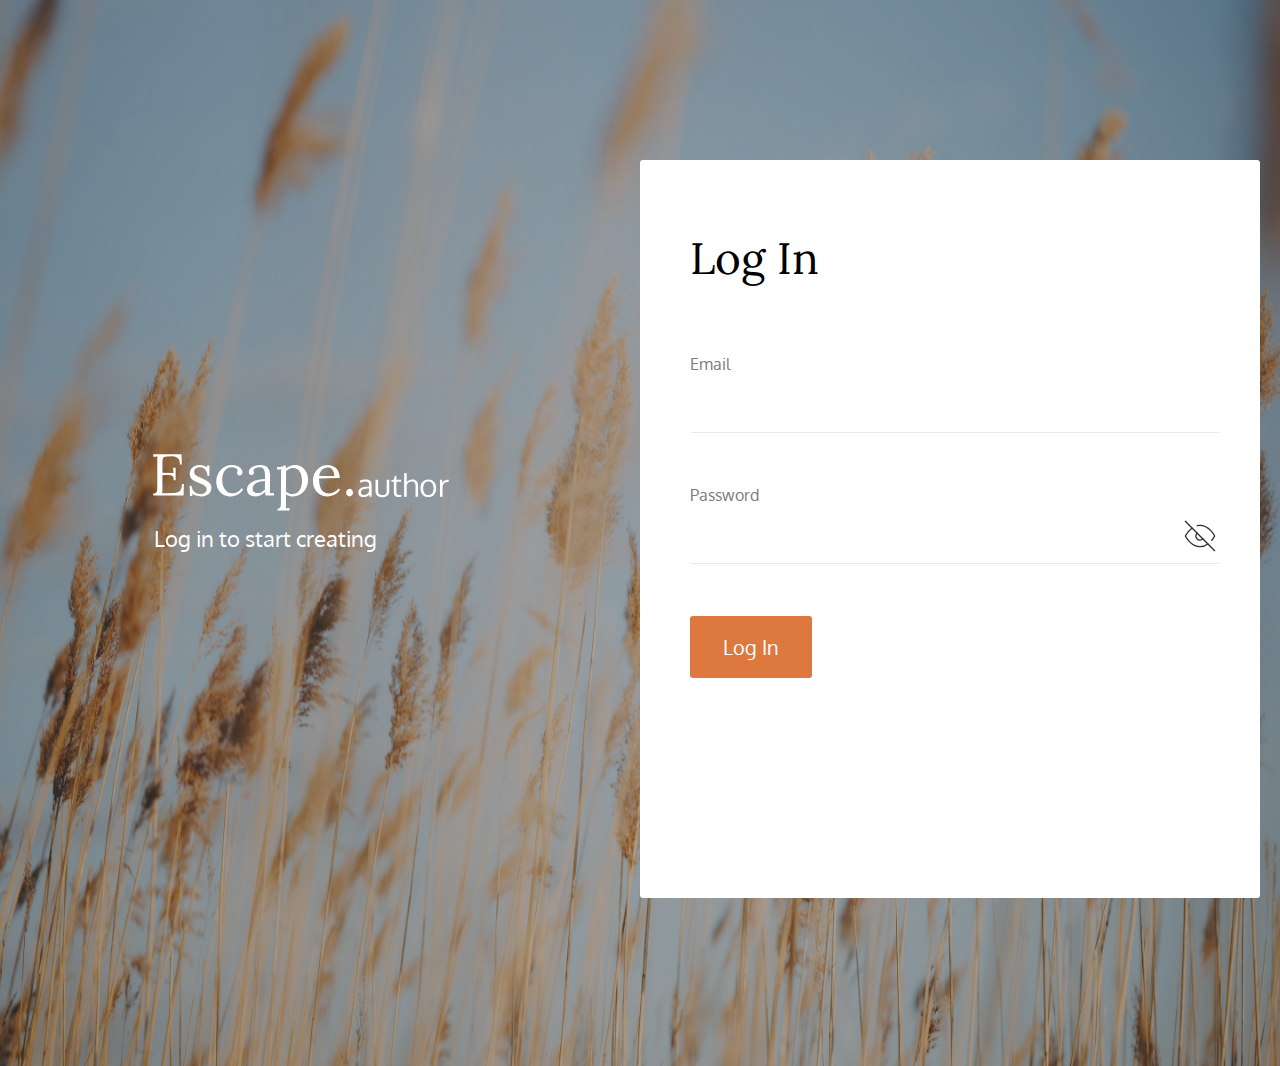
<file: pages/login.html>
<!DOCTYPE html>
<html lang="en">
<head>
  <meta charset="utf-8">
  <title>Login</title>
  <link href="../static/css/main.css" rel="stylesheet">
  <link href="../static/css/login.css" rel="stylesheet">
  <link href="https://fonts.googleapis.com/css2?family=Oxygen" rel="stylesheet">
  <link href="https://fonts.googleapis.com/css2?family=Lora" rel="stylesheet">
  <link href="https://fonts.googleapis.com/css2?family=Roboto" rel="stylesheet">
  <script src="../static/js/login.js"></script>
</head>
<body class="container">
  <img class="login-background" src="../static/img/admin_background.png" alt="Admin Background">
  <div class="screen">
    <div class="screen__logo">
      <img class="logo-admin" src="../static/img/escape_author_white.svg" alt="Logo">
      <p class="logo-subtitle">Log in to start creating</p>
    </div>
    <div class="screen__login-form">
      <p class="login-form__text">Log In</p>
      <div class="login__messages">
        <div class="messages__message-preparation" id="message">
          <img class="message__icon" src="../static/img/alert-circle.svg">
          <p class="message__text">Placeholder</p>
        </div>
      </div>
      <form class="login-form__form">
        <div class="form__email-password">
          <p class="email-password__text">Email</p>
          <input class="email-password__admin-field _input" id="input-email" type="email" onchange="ChangeFieldColor()">
        </div>
        <div class="form__delimeter"></div>
        <div class="form__email-password">
          <p class="email-password__text">Password</p>
          <input class="email-password__admin-field _input" id="input-password" type="password" onchange="ChangeFieldColor()">
          <img class="email-password__image" src="../static/img/eye-off.svg" onclick="ChangePasswordVisibility()">
        </div>
        <button class="form__button" onclick="LogIn()">Log In</button>
    </form>
    </div>
  </div>
</body>
</file>
<file: static/css/main.css>
*
{
    margin: 0;
    padding: 0;
}
.container
{
    display: flex;
    flex-direction: column;
}

.hood
{
    display: flex;
    justify-content: space-between;
    align-items: center;
    align-self: center;
    width: 100%;
    height: 74px;
    z-index: 1;
}

.hood__hood-content
{
    display: flex;
    flex-direction: column;
    justify-content: space-between;
    align-items: center;
    width: 100%;
    height: 53px;
}

.hood-content__extra
{
    display: flex;
    flex-direction: row;
    justify-content: space-between;
    align-items: center;
    width: 1188px;
    height: 50px;
    margin-top: 22px;
    margin-left: 6px;
}

.hood-content__logo
{
    height: 35px;
}

.nav-header
{
    display: flex;
    justify-content: space-between;
    align-items: center;
    list-style: none;
    width: 445px;
}

.nav-header__link__white
{
    color: #FFFFFF;
    font: normal 16px/20px 'Oxygen';
    letter-spacing: 0.6px;
    text-decoration: none;
    justify-content: space-around;
}

.nav-header__link__black
{
    color: #2E2E2E;
    font: normal 16px/20px 'Oxygen';
    letter-spacing: 0.6px;
    text-decoration: none;
    justify-content: space-around;
}

.underline
{
    width: 248px;
    margin-top: 23px;
    border: 0.5px solid #DEDEDE;
}

.footer
{
    display: flex;
    flex-direction: column;
    justify-content: flex-end;
    align-items: center;
    height: 502px;
    width: 100%;
}

.footer__image
{
    width: 100%;
    position: absolute;
    z-index: -1;
    height: 500px;
}

.footer__in-touch
{
    display: flex;
    flex-direction: column;
    align-items: center;
}

.in-touch__header
{
    color: #EFEFEF;
    font: normal 33px/30px 'Oxygen';
    margin-bottom: 4px;
}

.in-touch__email
{
    margin-top: 26px;
    display: flex;
}

.email__field
{
    color: #817F83;
    background-color: #FFFFFF;
    width: 454px;
    height: 66px;
    font: normal 16px/14px 'Roboto';
    border: 0;
    border-top-left-radius: 3px;
    border-bottom-left-radius: 3px;
    padding-left: 42px;
}

.email__button
{
    color: #F8F8F8;
    background-color: rgba(255, 255, 255, 0.28);
    width: 166px;
    height: 66px;
    font: normal 16px/14px 'Roboto';
    border: 0;
    border-top-right-radius: 3px;
    border-bottom-right-radius: 3px;
    margin-bottom: 118px;
}

.footer__footer-content
{
    display: flex;
    justify-content: center;
    align-items: center;
    width: 100%;
    height: 118px;  
    background: rgba(35, 47, 56, 0.6);
}

.footer-content__extra
{
    display: flex;
    flex-direction: row;
    justify-content: space-between;
    width: 1242px;
}

.footer-content__logo
{
    margin-top: 6px;
    height: 35px; 
}

.nav-footer
{
    margin-top: 6px;
    display: flex;
    list-style: none;
    width: 356px;  
    justify-content: space-between;
    align-items: center; 
}

.nav-footer__link
{
    color: rgba(255, 255, 255, 0.6);
    font: normal 15px/26px 'Oxygen';
    letter-spacing: 1px;
    text-decoration: none;
}
</file>
<file: static/css/login.css>
.screen
{
    display: flex;
    flex-direction: row;
    justify-content: space-around; 
    width: 1903;
    height: 1066px;
}

.screen__logo
{
    display: flex;
    flex-direction: column;
    justify-content: center;
    align-items: center;
    height: 1066px;
    margin-left: 150px
}

.login-background
{
    z-index: -1;
    width: 100%;
    height: 1066px;
    position: absolute;
}

.logo-admin
{
    height: 66px;
    z-index: 2;
    margin-bottom: 15px;
}

.logo-subtitle
{
    z-index: 2;
    font: 400 normal 22px/25px 'Oxygen';
    color: #FFFFFF;
    margin-bottom: 70px;
    margin-right: 70px;
}

.screen__login-form
{
    border-radius: 3px;
    display: flex;
    flex-direction: column;
    justify-content: flex-start;
    align-items: left;
    width: 632px;
    height: 738px;
    background-color: #FFFFFF;
    margin-top: 160px;
    margin-right: 20px;
    margin-left: 190px
}

.login-form__text
{
    margin-top: 78px;
    margin-left: 50px;
    font: 400 normal 44px/40px 'Lora';
    margin-bottom: 20px;
}

.login-form__form
{
    margin-top: 20px;
    margin-left: 50px;
}

.form__email-password
{
    display: flex;
    flex-direction: column;
    justify-content: center;
    align-items: flex-start;
    margin-top: 38px;
}

.email-password__text
{
    font: 400 normal 16px/16px 'Oxygen';
    color: #7A7A7A;
}

.email-password__admin-field
{
    width: 530px;
    height: 54px;   
    border: 0;   
    outline-width: 0;
    margin-top: 6px;
    font: 400 normal 20px/16px 'Oxygen';
    color: #000000;
    border-style: none;
    border-radius: 2px;

    background: #FFFFFF;
    border-bottom: 1px solid #EAEAEA;
}

.form__delimeter
{
    height: 16px;
}

.form__button
{
    border: 0;
    height: 62px;
    width: 122px;
    margin-top: 52px;
    background: #DD783F;
    border-radius: 3px;
    color: #FFFFFF;
    font: 400 normal 20px/24px 'Oxygen';
}

.email-password__image
{
    width: 32px;
    position: absolute;
    margin-top: 20px;
    margin-left: 494px;
}

.login__messages
{
    display: flex;
    flex-direction: column;
    align-items: center;
    z-index: 2;
}

.messages__message-preparation
{
    display: flex;
    flex-direction: row;
    align-items: center;
    justify-content: flex-start;
    width: 530px;
    opacity: 0%;
    height: 0px;
    margin-top: 0px;
}

.messages__error-message
{
    display: flex;
    flex-direction: row;
    align-items: center;
    justify-content: flex-start;
    background-color: #FFEBEA;
    border-radius: 5px;
    border-inline: solid;
    border-color: #E86961;
    border-right: 5px;
    width: 530px;
}

.message__icon
{
    height: 32px;
    margin-left: 14px;
}

.message__text
{
    font: 400 normal 18.5px/20px 'Oxygen';
    line-height: 20px;
    color: #000000;
    margin-left: 12px;
}
.message-disappear
{
    animation-name: message-animation-disappear;
    animation-duration: 0.3s;
}

.message-appear
{
    animation-name: message-animation-appear;
    animation-duration: 0.3s;
}

.message-hidden
{
    opacity: 0%;
    height: 0px;
    margin-top: 0px;
}

.message-shown
{
    opacity: 100%;
    height: 58px;
    margin-top: 42px;
}

@keyframes message-animation-appear
{
    from
    {
        opacity: 0%;
        height: 0px;
        margin-top: 0px;
    }
    to
    {
        opacity: 100%;
        height: 58px;
        margin-top: 42px;
    }
}

@keyframes message-animation-disappear
{
    from
    {
        opacity: 100%;
        height: 58px;
        margin-top: 42px;
    }
    to
    {
        opacity: 0%;
        height: 0px;
        margin-top: 0px;
    }
}
</file>
